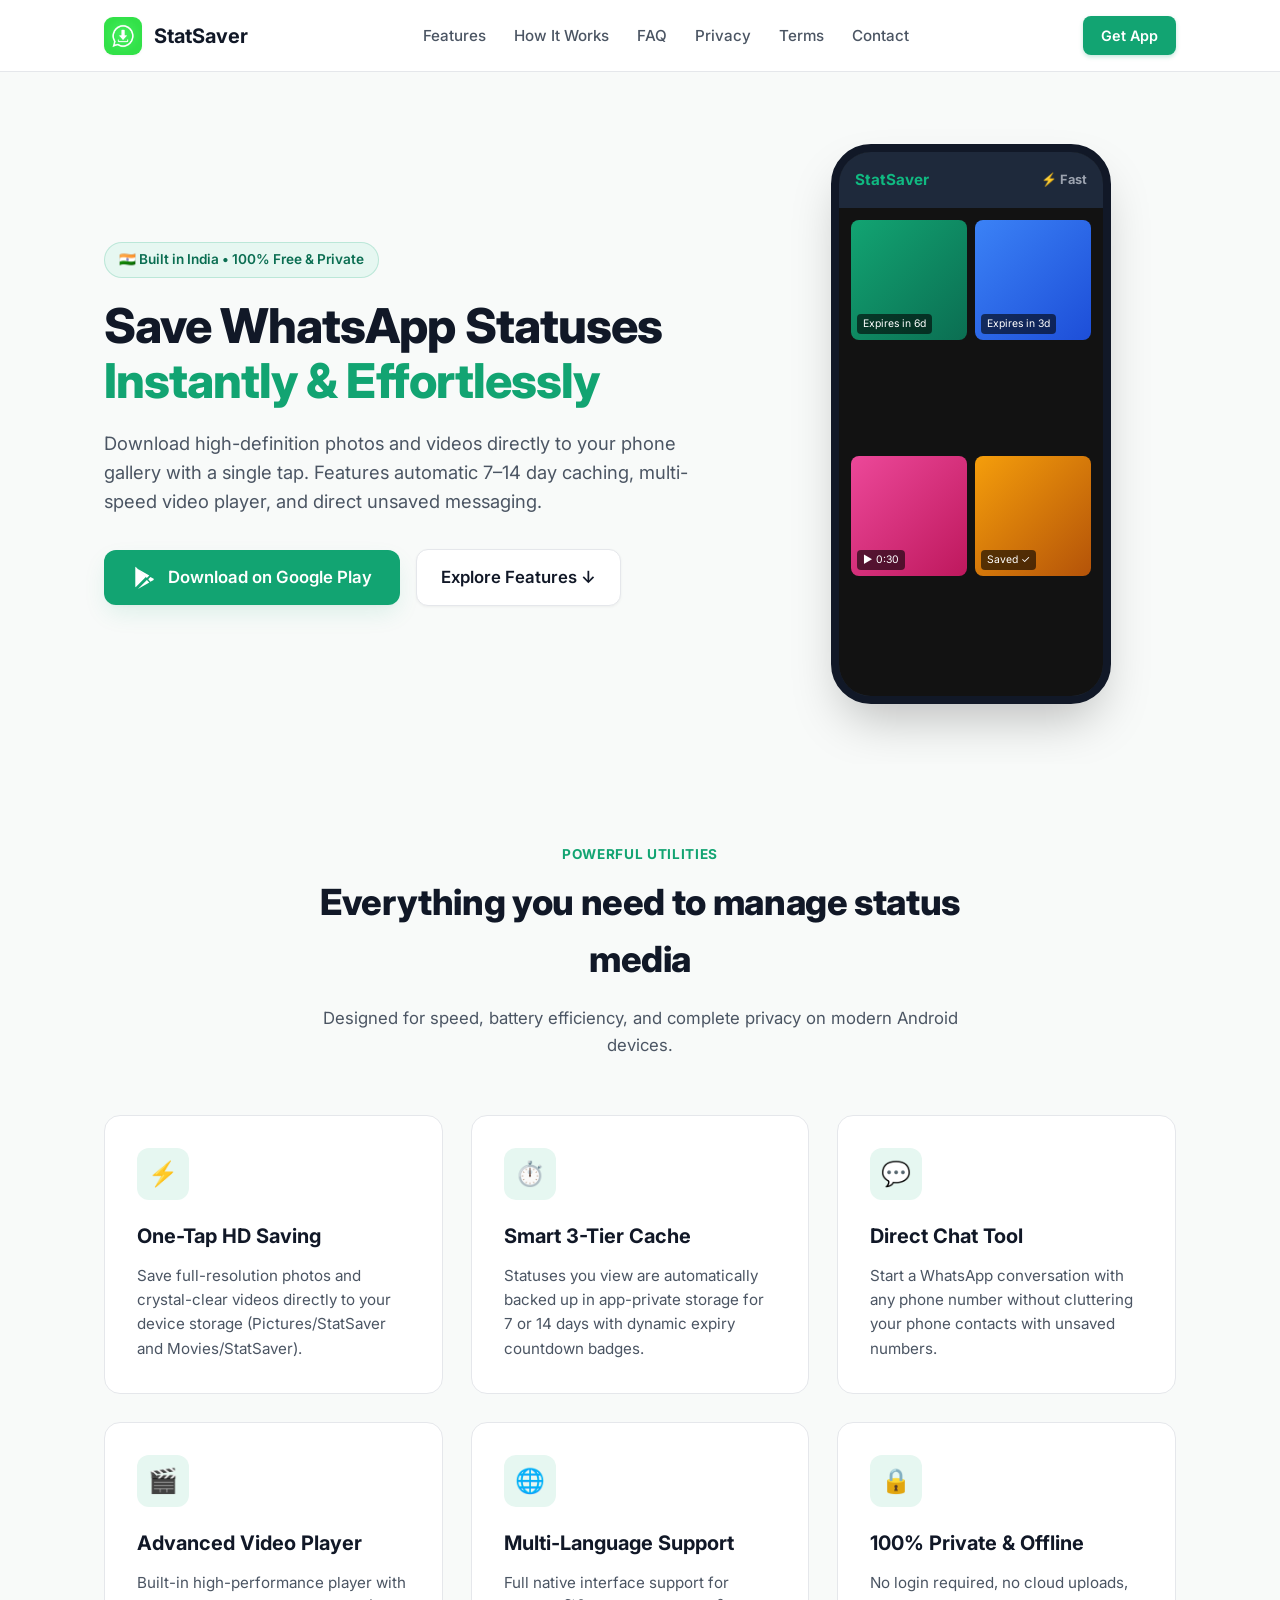
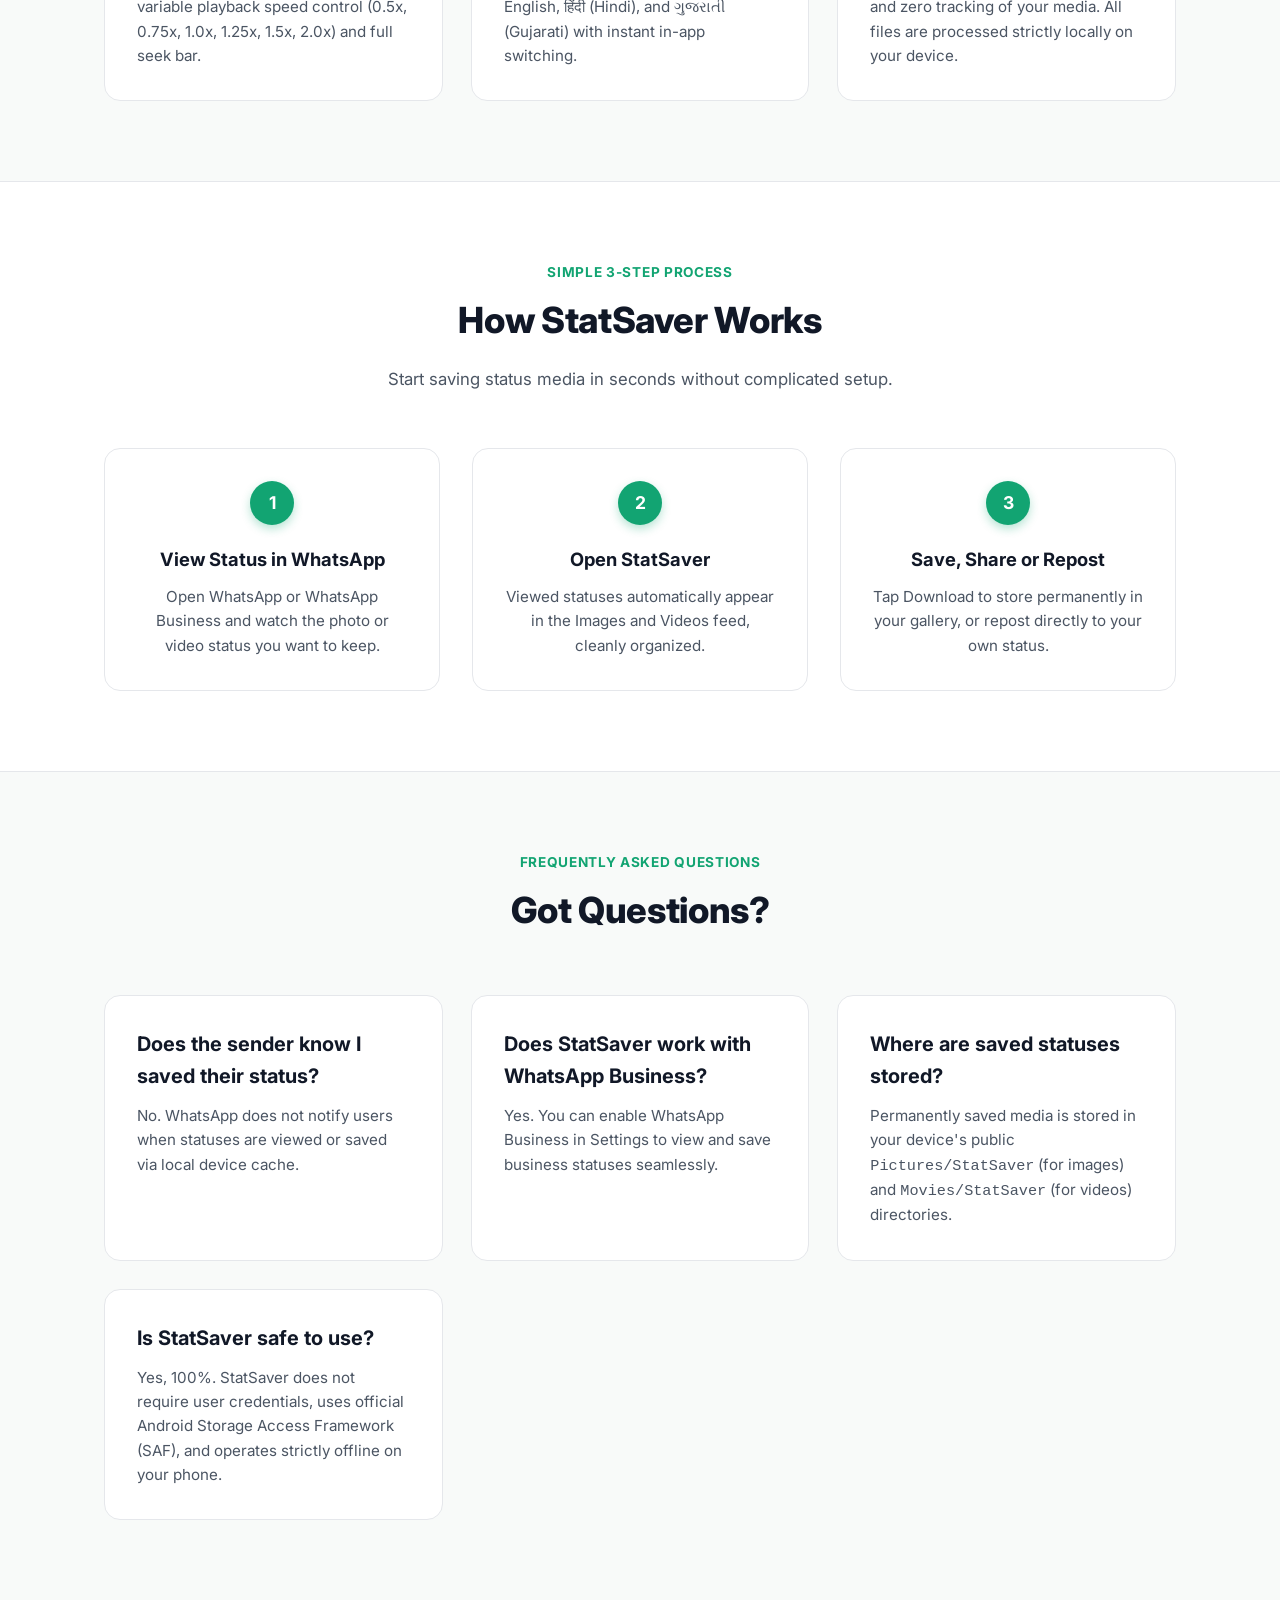
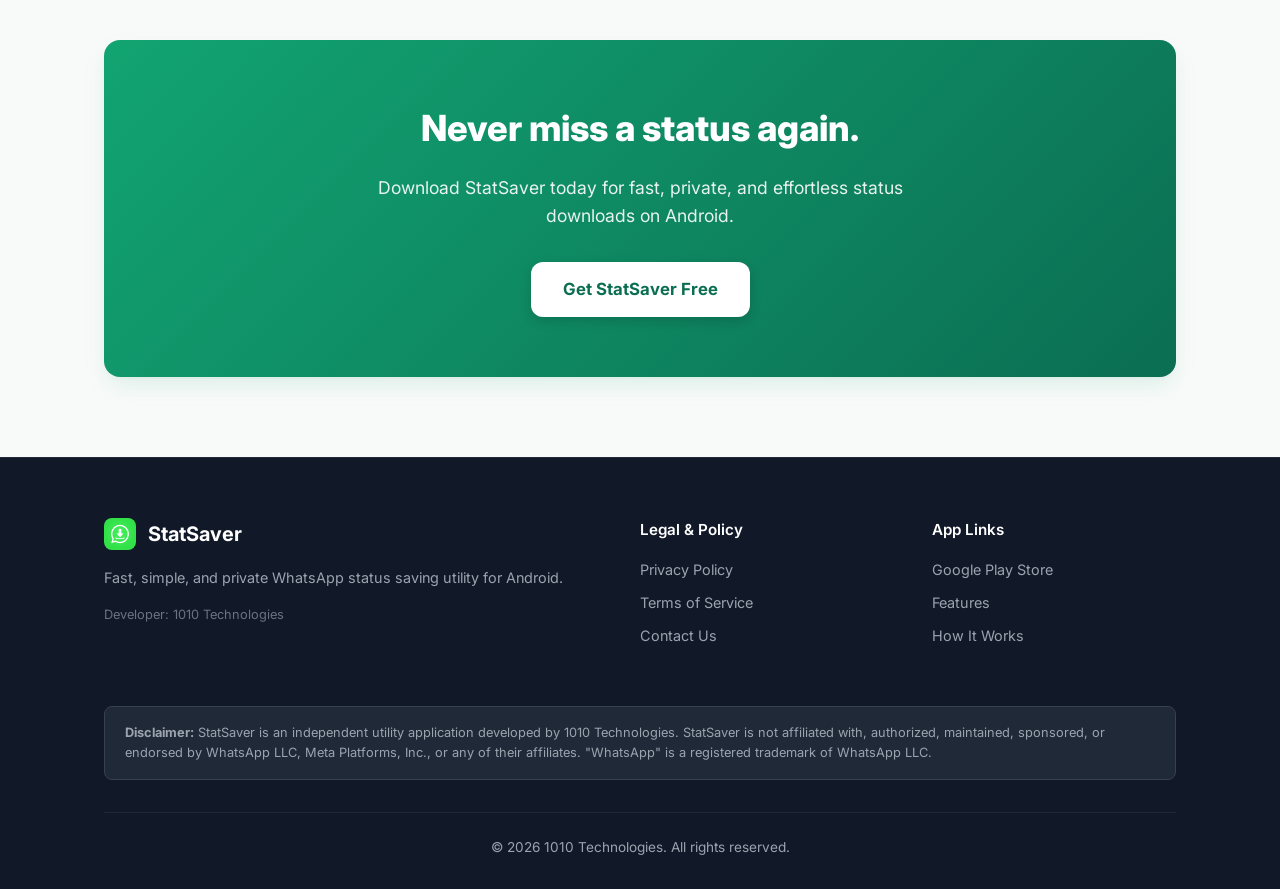
<file: index.html>
<!DOCTYPE html>
<html lang="en">
<head>
  <meta charset="UTF-8">
  <meta name="viewport" content="width=device-width, initial-scale=1.0">
  <title>StatSaver – Fast & Simple Status Downloader for Android</title>
  <meta name="description" content="StatSaver is a fast, lightweight status downloader for WhatsApp. Save HD photos and videos, auto-cache viewed statuses, and chat with unsaved numbers.">
  <link rel="preconnect" href="https://fonts.googleapis.com">
  <link rel="preconnect" href="https://fonts.gstatic.com" crossorigin>
  <link href="https://fonts.googleapis.com/css2?family=Inter:wght@400;500;600;700;800&display=swap" rel="stylesheet">
  <link rel="stylesheet" href="style.css">
  <link rel="icon" type="image/png" href="assets/logo.png">
</head>
<body>

  <!-- Navigation -->
  <header class="navbar">
    <div class="container nav-container">
      <a href="index.html" class="brand">
        <img src="assets/logo.png" alt="StatSaver Logo">
        <span>StatSaver</span>
      </a>
      <nav>
        <ul class="nav-links">
          <li><a href="#features">Features</a></li>
          <li><a href="#how-it-works">How It Works</a></li>
          <li><a href="#faq">FAQ</a></li>
          <li><a href="privacy-policy.html">Privacy</a></li>
          <li><a href="terms.html">Terms</a></li>
          <li><a href="contact.html">Contact</a></li>
        </ul>
      </nav>
      <!-- GOOGLE PLAY LINK: Replace with published Play Store URL when live -->
      <a href="https://play.google.com/store/apps/details?id=com.technologies1010.statsaver" class="btn-nav">
        <span>Get App</span>
      </a>
    </div>
  </header>

  <!-- Hero Section -->
  <section class="hero">
    <div class="container">
      <div class="hero-grid">
        <div class="hero-text">
          <div class="badge">
            <span>🇮🇳 Built in India • 100% Free & Private</span>
          </div>
          <h1>Save WhatsApp Statuses <span>Instantly & Effortlessly</span></h1>
          <p class="hero-desc">
            Download high-definition photos and videos directly to your phone gallery with a single tap. Features automatic 7–14 day caching, multi-speed video player, and direct unsaved messaging.
          </p>
          <div class="hero-actions">
            <!-- PRIMARY DOWNLOAD BUTTON -->
            <a href="https://play.google.com/store/apps/details?id=com.technologies1010.statsaver" class="btn-primary">
              <svg width="24" height="24" viewBox="0 0 24 24" fill="currentColor">
                <path d="M3.609 1.814L13.792 12 3.61 22.186c-.198-.21-.318-.5-.318-.828V2.642c0-.328.12-.618.317-.828zm11.233 11.233l2.484-2.484-11.4-6.495 8.916 8.979zm0 1.906L5.926 23.932l11.4-6.495-2.484-2.484zm3.541-3.037l2.844 1.62c.767.437.767 1.152 0 1.589l-2.844 1.62-2.146-2.414 2.146-2.415z"/>
              </svg>
              <span>Download on Google Play</span>
            </a>
            <a href="#features" class="btn-secondary">
              <span>Explore Features ↓</span>
            </a>
          </div>
        </div>

        <div class="hero-visual">
          <div class="phone-mockup">
            <div class="phone-screen">
              <div class="phone-header">
                <span>StatSaver</span>
                <span style="font-size: 0.8rem; color: #9CA3AF;">⚡ Fast</span>
              </div>
              <div class="phone-grid">
                <div class="grid-card gc1"><span class="badge-card">Expires in 6d</span></div>
                <div class="grid-card gc2"><span class="badge-card">Expires in 3d</span></div>
                <div class="grid-card gc3"><span class="badge-card">▶ 0:30</span></div>
                <div class="grid-card gc4"><span class="badge-card">Saved ✓</span></div>
              </div>
            </div>
          </div>
        </div>
      </div>
    </div>
  </section>

  <!-- Key Features Section -->
  <section class="section" id="features">
    <div class="container">
      <div class="section-header">
        <span class="section-tag">Powerful Utilities</span>
        <h2 class="section-title">Everything you need to manage status media</h2>
        <p class="section-subtitle">Designed for speed, battery efficiency, and complete privacy on modern Android devices.</p>
      </div>

      <div class="features-grid">
        <!-- Feature 1 -->
        <div class="feature-card">
          <div class="feature-icon">⚡</div>
          <h3>One-Tap HD Saving</h3>
          <p>Save full-resolution photos and crystal-clear videos directly to your device storage (Pictures/StatSaver and Movies/StatSaver).</p>
        </div>

        <!-- Feature 2 -->
        <div class="feature-card">
          <div class="feature-icon">⏱️</div>
          <h3>Smart 3-Tier Cache</h3>
          <p>Statuses you view are automatically backed up in app-private storage for 7 or 14 days with dynamic expiry countdown badges.</p>
        </div>

        <!-- Feature 3 -->
        <div class="feature-card">
          <div class="feature-icon">💬</div>
          <h3>Direct Chat Tool</h3>
          <p>Start a WhatsApp conversation with any phone number without cluttering your phone contacts with unsaved numbers.</p>
        </div>

        <!-- Feature 4 -->
        <div class="feature-card">
          <div class="feature-icon">🎬</div>
          <h3>Advanced Video Player</h3>
          <p>Built-in high-performance player with variable playback speed control (0.5x, 0.75x, 1.0x, 1.25x, 1.5x, 2.0x) and full seek bar.</p>
        </div>

        <!-- Feature 5 -->
        <div class="feature-card">
          <div class="feature-icon">🌐</div>
          <h3>Multi-Language Support</h3>
          <p>Full native interface support for English, हिंदी (Hindi), and ગુજરાતી (Gujarati) with instant in-app switching.</p>
        </div>

        <!-- Feature 6 -->
        <div class="feature-card">
          <div class="feature-icon">🔒</div>
          <h3>100% Private & Offline</h3>
          <p>No login required, no cloud uploads, and zero tracking of your media. All files are processed strictly locally on your device.</p>
        </div>
      </div>
    </div>
  </section>

  <!-- How It Works Section -->
  <section class="section" id="how-it-works" style="background: var(--surface); border-top: 1px solid var(--surface-border); border-bottom: 1px solid var(--surface-border);">
    <div class="container">
      <div class="section-header">
        <span class="section-tag">Simple 3-Step Process</span>
        <h2 class="section-title">How StatSaver Works</h2>
        <p class="section-subtitle">Start saving status media in seconds without complicated setup.</p>
      </div>

      <div class="steps-container">
        <div class="step-card">
          <div class="step-number">1</div>
          <h3>View Status in WhatsApp</h3>
          <p>Open WhatsApp or WhatsApp Business and watch the photo or video status you want to keep.</p>
        </div>

        <div class="step-card">
          <div class="step-number">2</div>
          <h3>Open StatSaver</h3>
          <p>Viewed statuses automatically appear in the Images and Videos feed, cleanly organized.</p>
        </div>

        <div class="step-card">
          <div class="step-number">3</div>
          <h3>Save, Share or Repost</h3>
          <p>Tap Download to store permanently in your gallery, or repost directly to your own status.</p>
        </div>
      </div>
    </div>
  </section>

  <!-- FAQ Section -->
  <section class="section" id="faq">
    <div class="container">
      <div class="section-header">
        <span class="section-tag">Frequently Asked Questions</span>
        <h2 class="section-title">Got Questions?</h2>
      </div>

      <div class="features-grid">
        <div class="feature-card">
          <h3>Does the sender know I saved their status?</h3>
          <p>No. WhatsApp does not notify users when statuses are viewed or saved via local device cache.</p>
        </div>

        <div class="feature-card">
          <h3>Does StatSaver work with WhatsApp Business?</h3>
          <p>Yes. You can enable WhatsApp Business in Settings to view and save business statuses seamlessly.</p>
        </div>

        <div class="feature-card">
          <h3>Where are saved statuses stored?</h3>
          <p>Permanently saved media is stored in your device's public <code>Pictures/StatSaver</code> (for images) and <code>Movies/StatSaver</code> (for videos) directories.</p>
        </div>

        <div class="feature-card">
          <h3>Is StatSaver safe to use?</h3>
          <p>Yes, 100%. StatSaver does not require user credentials, uses official Android Storage Access Framework (SAF), and operates strictly offline on your phone.</p>
        </div>
      </div>
    </div>
  </section>

  <!-- CTA Banner -->
  <div class="container">
    <div class="cta-banner">
      <h2>Never miss a status again.</h2>
      <p>Download StatSaver today for fast, private, and effortless status downloads on Android.</p>
      <a href="https://play.google.com/store/apps/details?id=com.technologies1010.statsaver" class="btn-white">
        <span>Get StatSaver Free</span>
      </a>
    </div>
  </div>

  <!-- Footer -->
  <footer class="footer">
    <div class="container">
      <div class="footer-grid">
        <div>
          <div class="footer-brand">
            <img src="assets/logo.png" alt="StatSaver Icon">
            <span>StatSaver</span>
          </div>
          <p style="color: #9CA3AF; margin-bottom: 16px;">Fast, simple, and private WhatsApp status saving utility for Android.</p>
          <p style="color: #6B7280; font-size: 0.8rem;">Developer: 1010 Technologies</p>
        </div>
        <div class="footer-links">
          <h4>Legal & Policy</h4>
          <ul>
            <li><a href="privacy-policy.html">Privacy Policy</a></li>
            <li><a href="terms.html">Terms of Service</a></li>
            <li><a href="contact.html">Contact Us</a></li>
          </ul>
        </div>
        <div class="footer-links">
          <h4>App Links</h4>
          <ul>
            <li><a href="https://play.google.com/store/apps/details?id=com.technologies1010.statsaver">Google Play Store</a></li>
            <li><a href="index.html#features">Features</a></li>
            <li><a href="index.html#how-it-works">How It Works</a></li>
          </ul>
        </div>
      </div>

      <div class="disclaimer-box">
        <strong>Disclaimer:</strong> StatSaver is an independent utility application developed by 1010 Technologies. StatSaver is not affiliated with, authorized, maintained, sponsored, or endorsed by WhatsApp LLC, Meta Platforms, Inc., or any of their affiliates. "WhatsApp" is a registered trademark of WhatsApp LLC.
      </div>

      <div class="footer-bottom">
        <p>&copy; 2026 1010 Technologies. All rights reserved.</p>
      </div>
    </div>
  </footer>

</body>
</html>
</file>
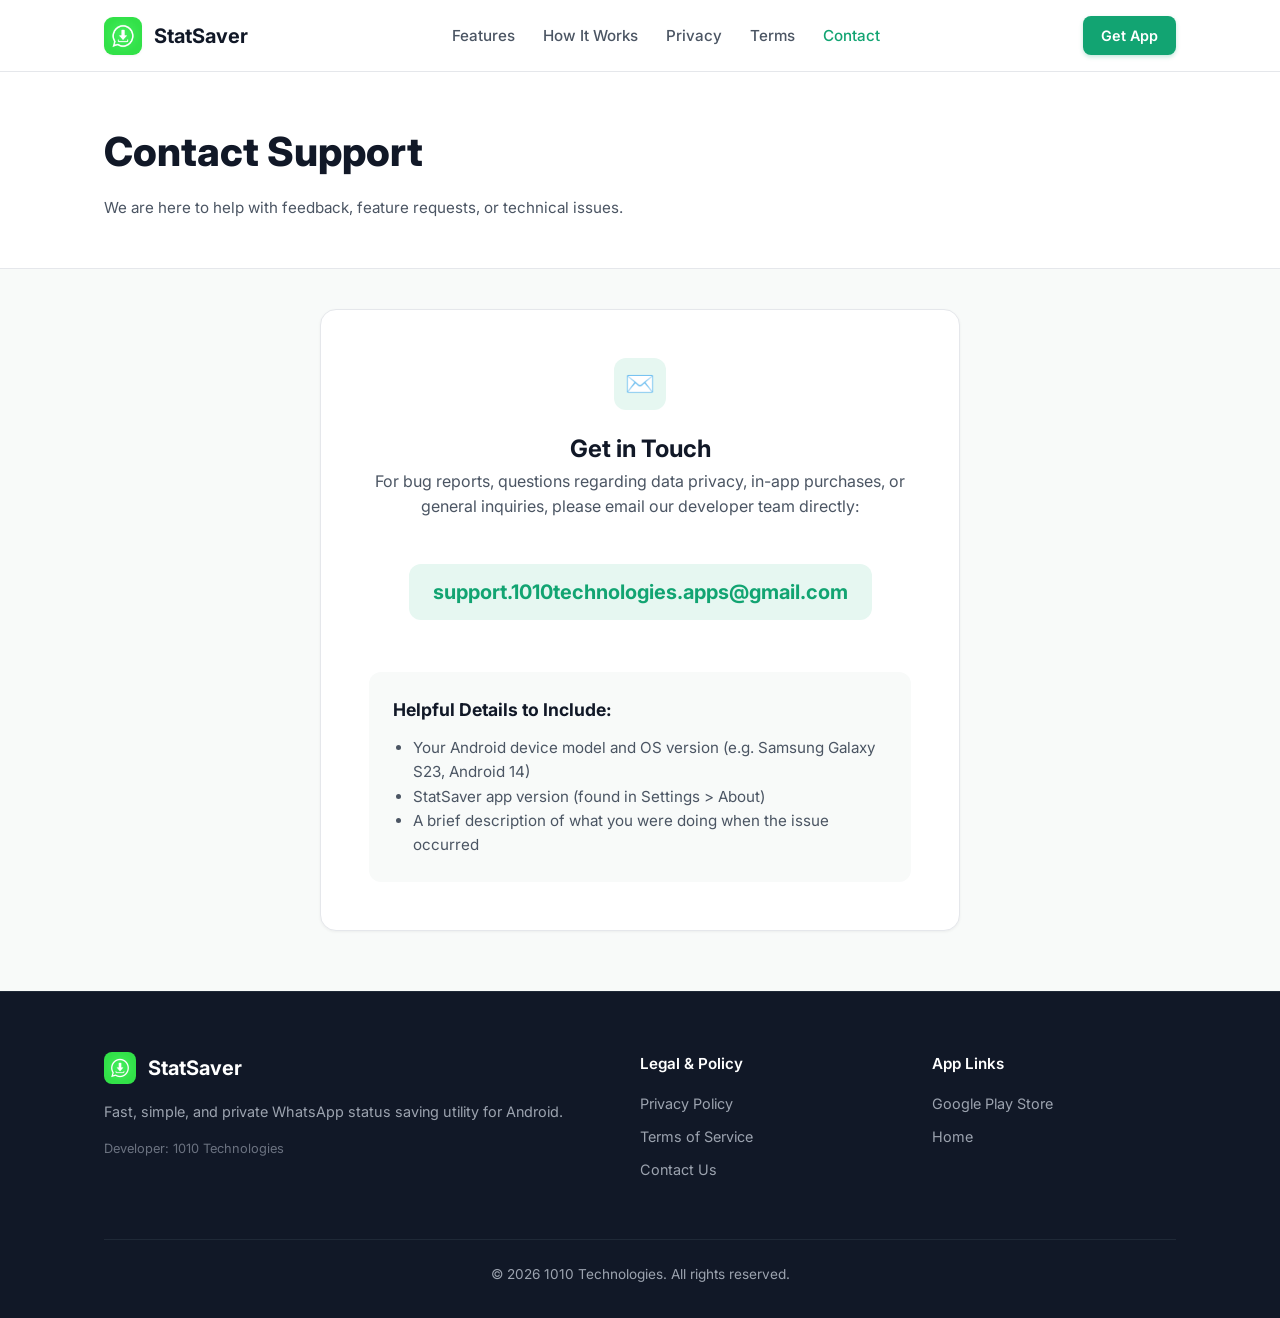
<file: contact.html>
<!DOCTYPE html>
<html lang="en">
<head>
  <meta charset="UTF-8">
  <meta name="viewport" content="width=device-width, initial-scale=1.0">
  <title>Contact Us – StatSaver</title>
  <meta name="description" content="Contact support for StatSaver – Status Downloader Android application.">
  <link rel="preconnect" href="https://fonts.googleapis.com">
  <link rel="preconnect" href="https://fonts.gstatic.com" crossorigin>
  <link href="https://fonts.googleapis.com/css2?family=Inter:wght@400;500;600;700;800&display=swap" rel="stylesheet">
  <link rel="stylesheet" href="style.css">
  <link rel="icon" type="image/png" href="assets/logo.png">
</head>
<body>

  <!-- Navigation -->
  <header class="navbar">
    <div class="container nav-container">
      <a href="index.html" class="brand">
        <img src="assets/logo.png" alt="StatSaver Logo">
        <span>StatSaver</span>
      </a>
      <nav>
        <ul class="nav-links">
          <li><a href="index.html#features">Features</a></li>
          <li><a href="index.html#how-it-works">How It Works</a></li>
          <li><a href="privacy-policy.html">Privacy</a></li>
          <li><a href="terms.html">Terms</a></li>
          <li><a href="contact.html" class="active">Contact</a></li>
        </ul>
      </nav>
      <a href="https://play.google.com/store/apps/details?id=com.technologies1010.statsaver" class="btn-nav">
        <span>Get App</span>
      </a>
    </div>
  </header>

  <!-- Page Header -->
  <div class="page-header">
    <div class="container">
      <h1>Contact Support</h1>
      <p class="page-meta">We are here to help with feedback, feature requests, or technical issues.</p>
    </div>
  </div>

  <!-- Content -->
  <main class="container">
    <div class="contact-card">
      <div class="feature-icon" style="margin: 0 auto 20px;">✉️</div>
      <h2>Get in Touch</h2>
      <p style="color: var(--text-muted); margin-bottom: 24px;">
        For bug reports, questions regarding data privacy, in-app purchases, or general inquiries, please email our developer team directly:
      </p>

      <a href="mailto:support.1010technologies.apps@gmail.com" class="contact-email">support.1010technologies.apps@gmail.com</a>

      <div style="margin-top: 32px; text-align: left; background: var(--bg); padding: 24px; border-radius: var(--radius-md);">
        <h3 style="font-size: 1.1rem; margin-bottom: 12px;">Helpful Details to Include:</h3>
        <ul style="color: var(--text-muted); padding-left: 20px; font-size: 0.95rem; line-height: 1.6;">
          <li>Your Android device model and OS version (e.g. Samsung Galaxy S23, Android 14)</li>
          <li>StatSaver app version (found in Settings > About)</li>
          <li>A brief description of what you were doing when the issue occurred</li>
        </ul>
      </div>
    </div>
  </main>

  <div style="height: 60px;"></div>

  <!-- Footer -->
  <footer class="footer">
    <div class="container">
      <div class="footer-grid">
        <div>
          <div class="footer-brand">
            <img src="assets/logo.png" alt="StatSaver Icon">
            <span>StatSaver</span>
          </div>
          <p style="color: #9CA3AF; margin-bottom: 16px;">Fast, simple, and private WhatsApp status saving utility for Android.</p>
          <p style="color: #6B7280; font-size: 0.8rem;">Developer: 1010 Technologies</p>
        </div>
        <div class="footer-links">
          <h4>Legal & Policy</h4>
          <ul>
            <li><a href="privacy-policy.html">Privacy Policy</a></li>
            <li><a href="terms.html">Terms of Service</a></li>
            <li><a href="contact.html">Contact Us</a></li>
          </ul>
        </div>
        <div class="footer-links">
          <h4>App Links</h4>
          <ul>
            <li><a href="https://play.google.com/store/apps/details?id=com.technologies1010.statsaver">Google Play Store</a></li>
            <li><a href="index.html">Home</a></li>
          </ul>
        </div>
      </div>

      <div class="footer-bottom">
        <p>&copy; 2026 1010 Technologies. All rights reserved.</p>
      </div>
    </div>
  </footer>

</body>
</html>
</file>
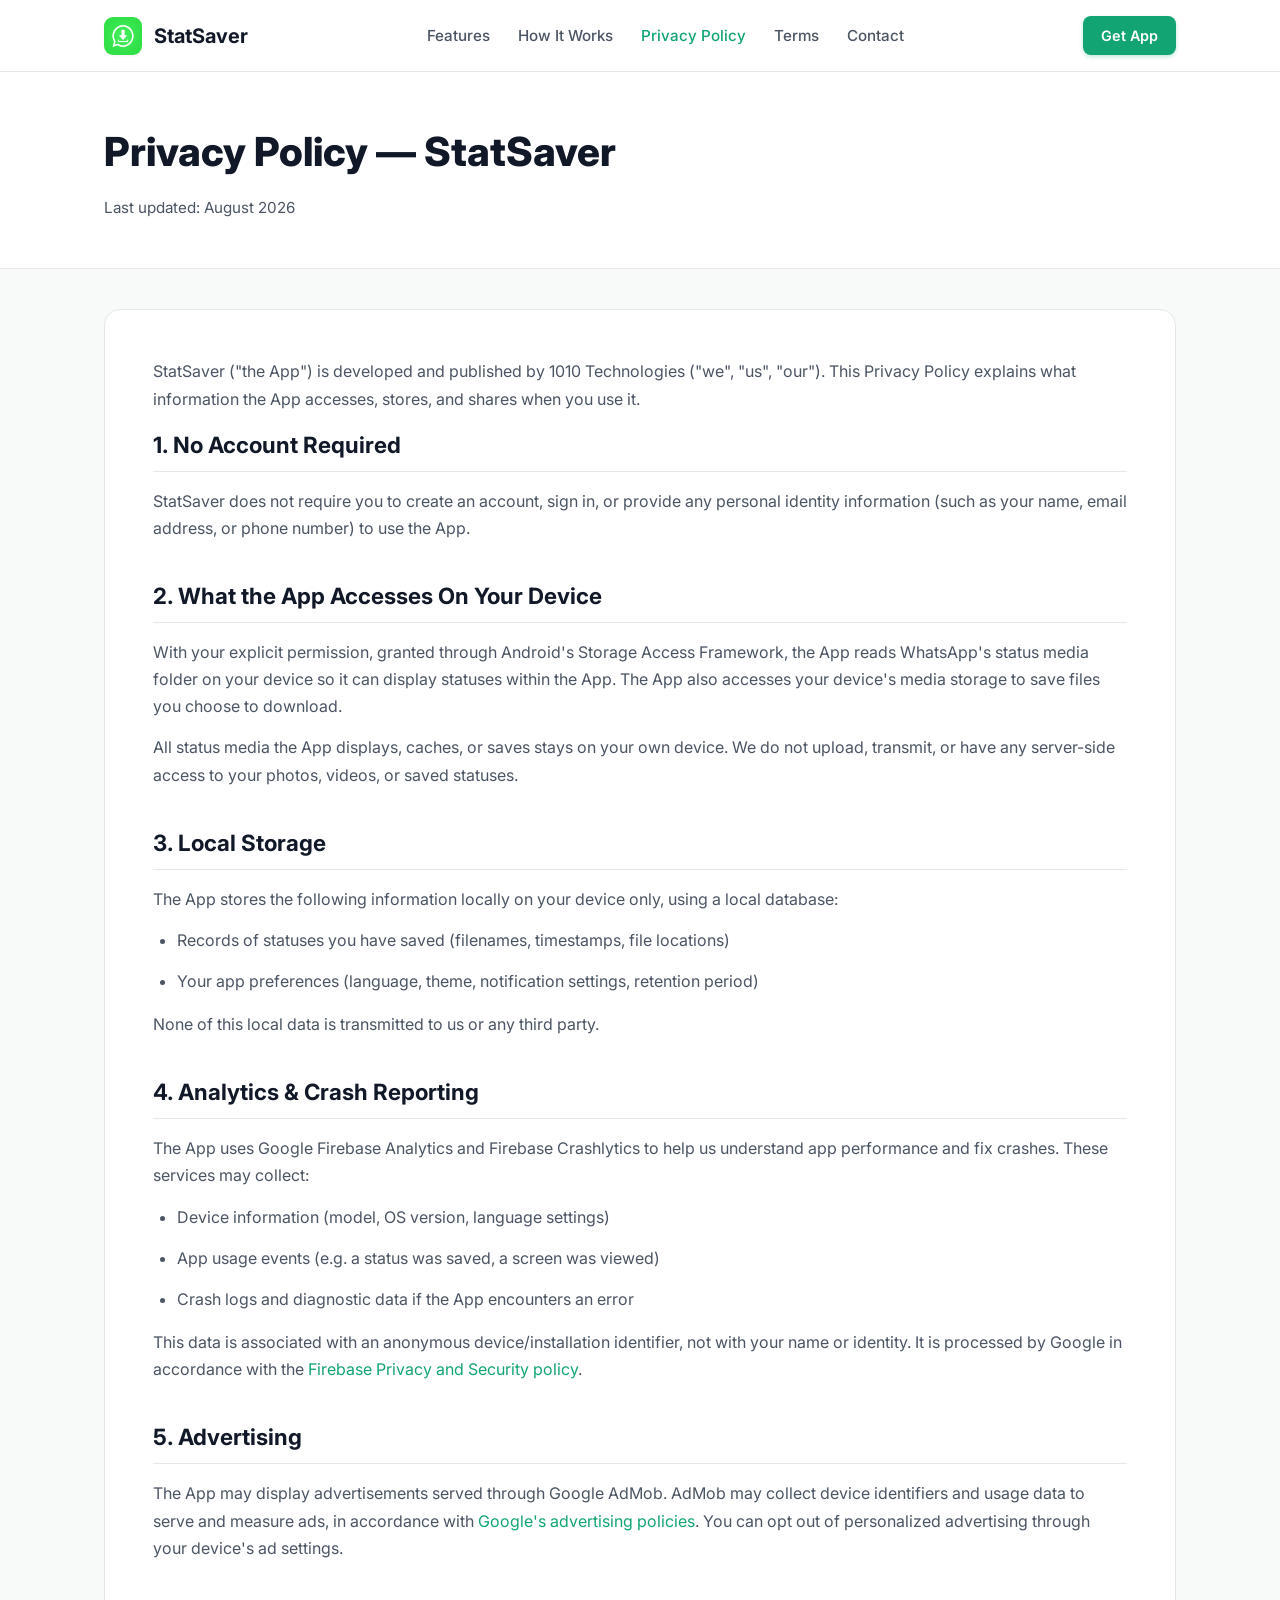
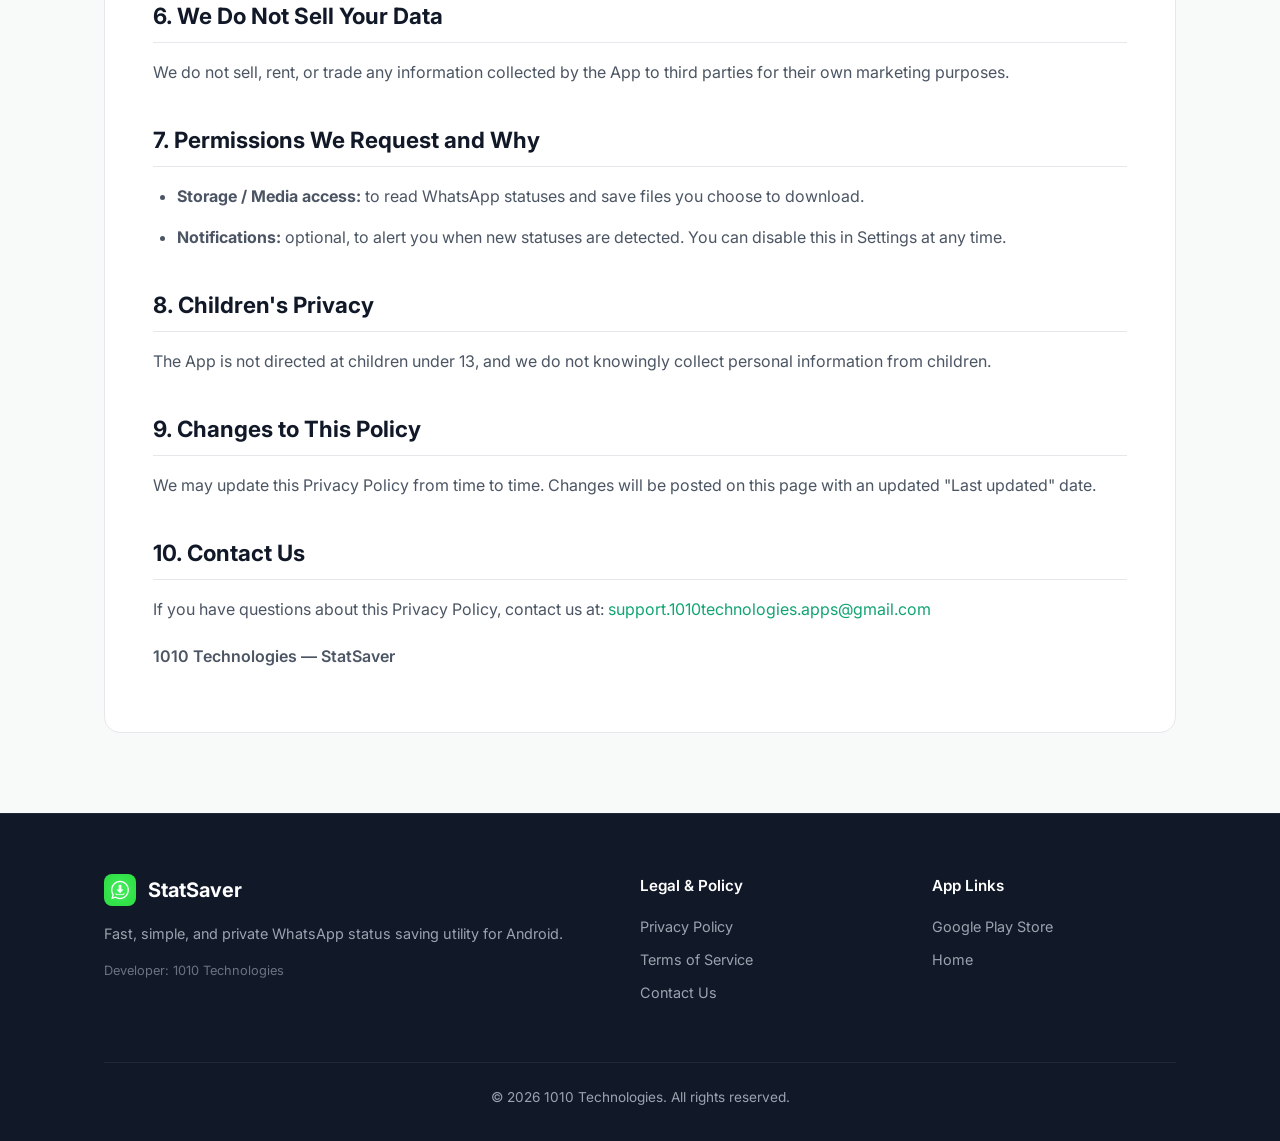
<file: privacy-policy.html>
<!DOCTYPE html>
<html lang="en">
<head>
  <meta charset="UTF-8">
  <meta name="viewport" content="width=device-width, initial-scale=1.0">
  <title>Privacy Policy – StatSaver</title>
  <meta name="description" content="Privacy Policy for StatSaver – Status Downloader Android application.">
  <link rel="preconnect" href="https://fonts.googleapis.com">
  <link rel="preconnect" href="https://fonts.gstatic.com" crossorigin>
  <link href="https://fonts.googleapis.com/css2?family=Inter:wght@400;500;600;700;800&display=swap" rel="stylesheet">
  <link rel="stylesheet" href="style.css">
  <link rel="icon" type="image/png" href="assets/logo.png">
</head>
<body>

  <!-- Navigation -->
  <header class="navbar">
    <div class="container nav-container">
      <a href="index.html" class="brand">
        <img src="assets/logo.png" alt="StatSaver Logo">
        <span>StatSaver</span>
      </a>
      <nav>
        <ul class="nav-links">
          <li><a href="index.html#features">Features</a></li>
          <li><a href="index.html#how-it-works">How It Works</a></li>
          <li><a href="privacy-policy.html" class="active">Privacy Policy</a></li>
          <li><a href="terms.html">Terms</a></li>
          <li><a href="contact.html">Contact</a></li>
        </ul>
      </nav>
      <a href="https://play.google.com/store/apps/details?id=com.technologies1010.statsaver" class="btn-nav">
        <span>Get App</span>
      </a>
    </div>
  </header>

  <!-- Page Header -->
  <div class="page-header">
    <div class="container">
      <h1>Privacy Policy — StatSaver</h1>
      <p class="page-meta">Last updated: August 2026</p>
    </div>
  </div>

  <!-- Content -->
  <main class="container">
    <div class="legal-content">
      <p>StatSaver ("the App") is developed and published by 1010 Technologies ("we", "us", "our"). This Privacy Policy explains what information the App accesses, stores, and shares when you use it.</p>

      <h2>1. No Account Required</h2>
      <p>StatSaver does not require you to create an account, sign in, or provide any personal identity information (such as your name, email address, or phone number) to use the App.</p>

      <h2>2. What the App Accesses On Your Device</h2>
      <p>With your explicit permission, granted through Android's Storage Access Framework, the App reads WhatsApp's status media folder on your device so it can display statuses within the App. The App also accesses your device's media storage to save files you choose to download.</p>
      <p>All status media the App displays, caches, or saves stays on your own device. We do not upload, transmit, or have any server-side access to your photos, videos, or saved statuses.</p>

      <h2>3. Local Storage</h2>
      <p>The App stores the following information locally on your device only, using a local database:</p>
      <ul>
        <li>Records of statuses you have saved (filenames, timestamps, file locations)</li>
        <li>Your app preferences (language, theme, notification settings, retention period)</li>
      </ul>
      <p>None of this local data is transmitted to us or any third party.</p>

      <h2>4. Analytics & Crash Reporting</h2>
      <p>The App uses Google Firebase Analytics and Firebase Crashlytics to help us understand app performance and fix crashes. These services may collect:</p>
      <ul>
        <li>Device information (model, OS version, language settings)</li>
        <li>App usage events (e.g. a status was saved, a screen was viewed)</li>
        <li>Crash logs and diagnostic data if the App encounters an error</li>
      </ul>
      <p>This data is associated with an anonymous device/installation identifier, not with your name or identity. It is processed by Google in accordance with the <a href="https://firebase.google.com/support/privacy" target="_blank" rel="noopener">Firebase Privacy and Security policy</a>.</p>

      <h2>5. Advertising</h2>
      <p>The App may display advertisements served through Google AdMob. AdMob may collect device identifiers and usage data to serve and measure ads, in accordance with <a href="https://policies.google.com/technologies/ads" target="_blank" rel="noopener">Google's advertising policies</a>. You can opt out of personalized advertising through your device's ad settings.</p>

      <h2>6. We Do Not Sell Your Data</h2>
      <p>We do not sell, rent, or trade any information collected by the App to third parties for their own marketing purposes.</p>

      <h2>7. Permissions We Request and Why</h2>
      <ul>
        <li><strong>Storage / Media access:</strong> to read WhatsApp statuses and save files you choose to download.</li>
        <li><strong>Notifications:</strong> optional, to alert you when new statuses are detected. You can disable this in Settings at any time.</li>
      </ul>

      <h2>8. Children's Privacy</h2>
      <p>The App is not directed at children under 13, and we do not knowingly collect personal information from children.</p>

      <h2>9. Changes to This Policy</h2>
      <p>We may update this Privacy Policy from time to time. Changes will be posted on this page with an updated "Last updated" date.</p>

      <h2>10. Contact Us</h2>
      <p>If you have questions about this Privacy Policy, contact us at: <a href="mailto:support.1010technologies.apps@gmail.com">support.1010technologies.apps@gmail.com</a></p>
      <p style="margin-top: 20px; font-weight: 600;">1010 Technologies — StatSaver</p>
    </div>
  </main>

  <!-- Footer -->
  <footer class="footer">
    <div class="container">
      <div class="footer-grid">
        <div>
          <div class="footer-brand">
            <img src="assets/logo.png" alt="StatSaver Icon">
            <span>StatSaver</span>
          </div>
          <p style="color: #9CA3AF; margin-bottom: 16px;">Fast, simple, and private WhatsApp status saving utility for Android.</p>
          <p style="color: #6B7280; font-size: 0.8rem;">Developer: 1010 Technologies</p>
        </div>
        <div class="footer-links">
          <h4>Legal & Policy</h4>
          <ul>
            <li><a href="privacy-policy.html">Privacy Policy</a></li>
            <li><a href="terms.html">Terms of Service</a></li>
            <li><a href="contact.html">Contact Us</a></li>
          </ul>
        </div>
        <div class="footer-links">
          <h4>App Links</h4>
          <ul>
            <li><a href="https://play.google.com/store/apps/details?id=com.technologies1010.statsaver">Google Play Store</a></li>
            <li><a href="index.html">Home</a></li>
          </ul>
        </div>
      </div>

      <div class="footer-bottom">
        <p>&copy; 2026 1010 Technologies. All rights reserved.</p>
      </div>
    </div>
  </footer>

</body>
</html>
</file>
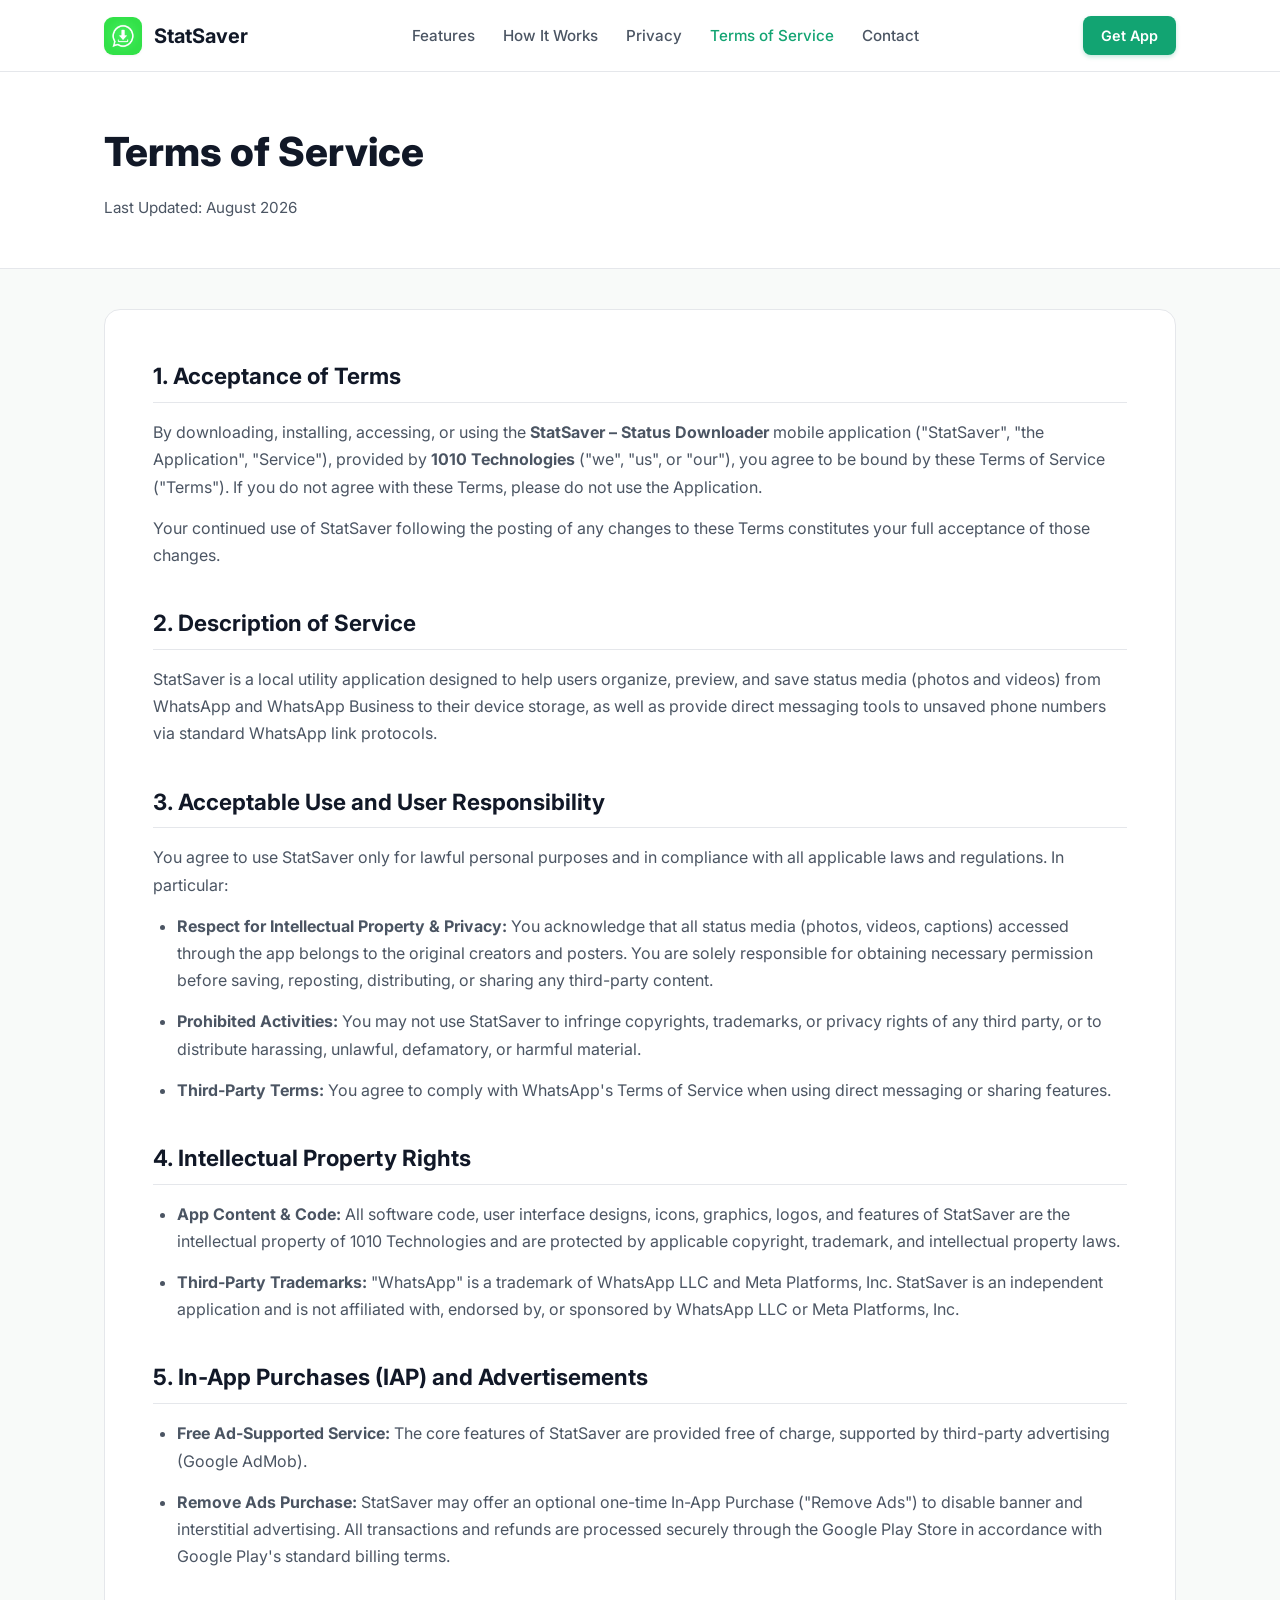
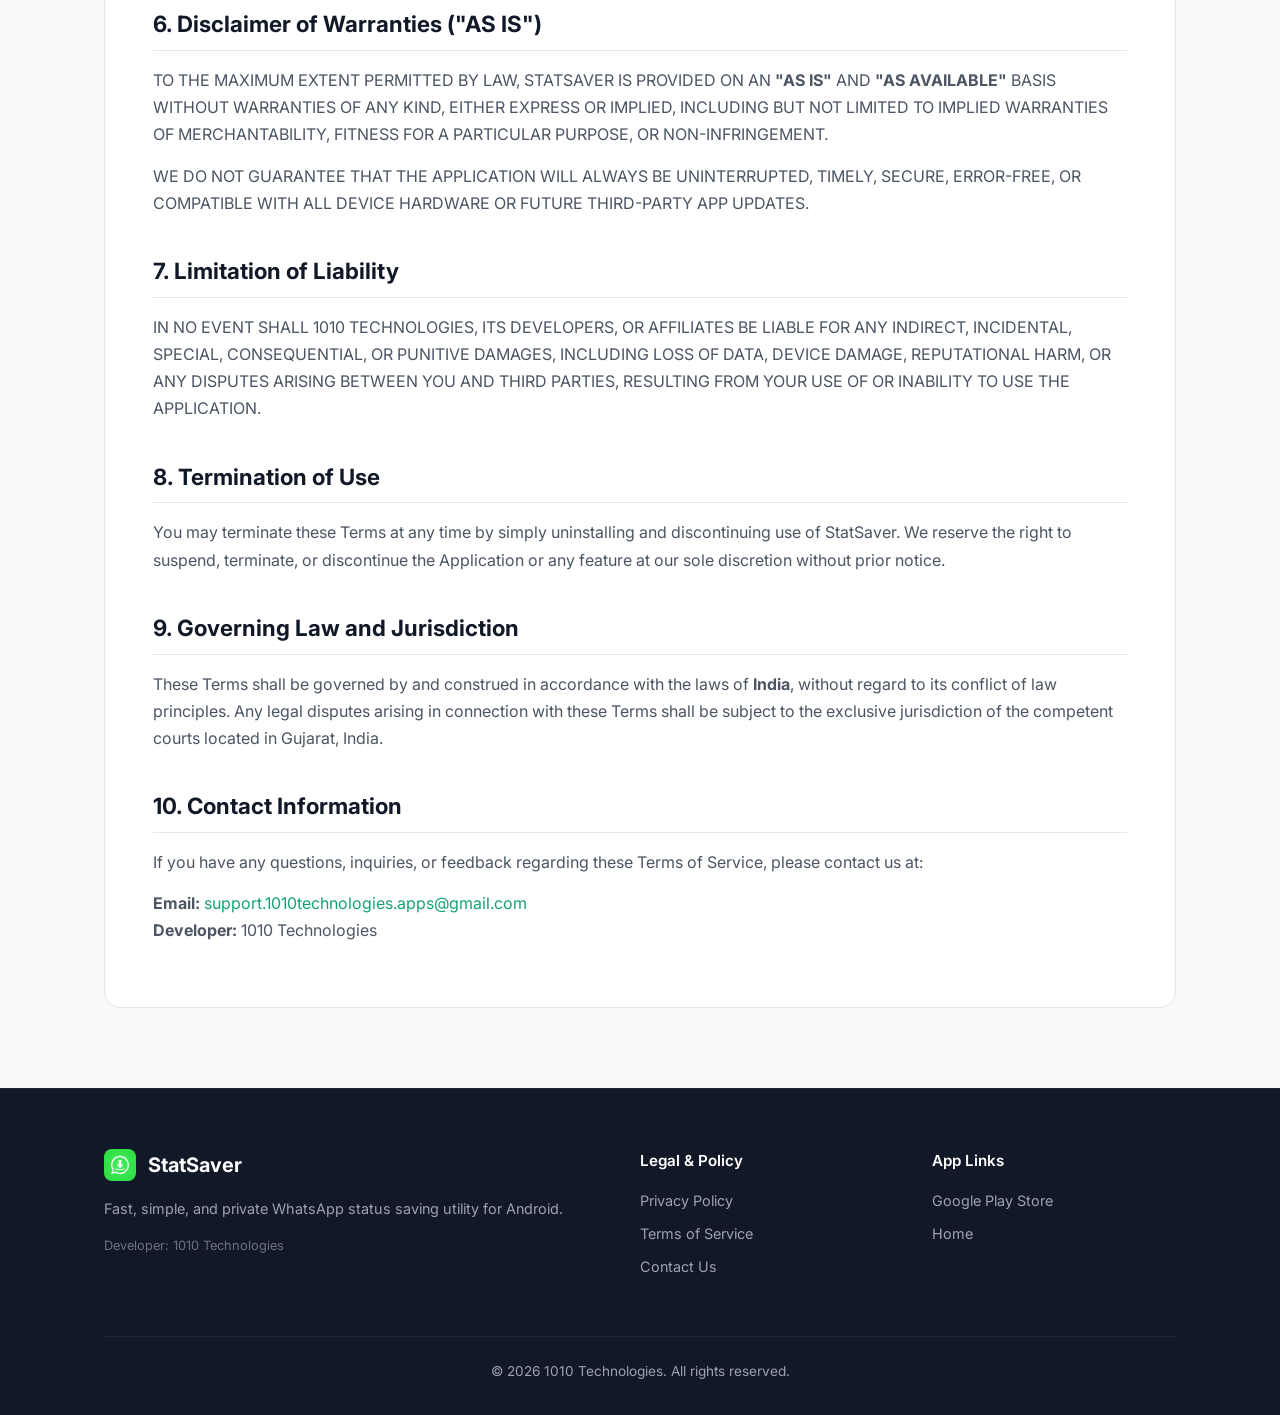
<file: terms.html>
<!DOCTYPE html>
<html lang="en">
<head>
  <meta charset="UTF-8">
  <meta name="viewport" content="width=device-width, initial-scale=1.0">
  <title>Terms of Service – StatSaver</title>
  <meta name="description" content="Terms of Service for StatSaver – Status Downloader Android application.">
  <link rel="preconnect" href="https://fonts.googleapis.com">
  <link rel="preconnect" href="https://fonts.gstatic.com" crossorigin>
  <link href="https://fonts.googleapis.com/css2?family=Inter:wght@400;500;600;700;800&display=swap" rel="stylesheet">
  <link rel="stylesheet" href="style.css">
  <link rel="icon" type="image/png" href="assets/logo.png">
</head>
<body>

  <!-- Navigation -->
  <header class="navbar">
    <div class="container nav-container">
      <a href="index.html" class="brand">
        <img src="assets/logo.png" alt="StatSaver Logo">
        <span>StatSaver</span>
      </a>
      <nav>
        <ul class="nav-links">
          <li><a href="index.html#features">Features</a></li>
          <li><a href="index.html#how-it-works">How It Works</a></li>
          <li><a href="privacy-policy.html">Privacy</a></li>
          <li><a href="terms.html" class="active">Terms of Service</a></li>
          <li><a href="contact.html">Contact</a></li>
        </ul>
      </nav>
      <a href="https://play.google.com/store/apps/details?id=com.technologies1010.statsaver" class="btn-nav">
        <span>Get App</span>
      </a>
    </div>
  </header>

  <!-- Page Header -->
  <div class="page-header">
    <div class="container">
      <h1>Terms of Service</h1>
      <p class="page-meta">Last Updated: August 2026</p>
    </div>
  </div>

  <!-- Content -->
  <main class="container">
    <div class="legal-content">
      <h2>1. Acceptance of Terms</h2>
      <p>By downloading, installing, accessing, or using the <strong>StatSaver – Status Downloader</strong> mobile application ("StatSaver", "the Application", "Service"), provided by <strong>1010 Technologies</strong> ("we", "us", or "our"), you agree to be bound by these Terms of Service ("Terms"). If you do not agree with these Terms, please do not use the Application.</p>
      <p>Your continued use of StatSaver following the posting of any changes to these Terms constitutes your full acceptance of those changes.</p>

      <h2>2. Description of Service</h2>
      <p>StatSaver is a local utility application designed to help users organize, preview, and save status media (photos and videos) from WhatsApp and WhatsApp Business to their device storage, as well as provide direct messaging tools to unsaved phone numbers via standard WhatsApp link protocols.</p>

      <h2>3. Acceptable Use and User Responsibility</h2>
      <p>You agree to use StatSaver only for lawful personal purposes and in compliance with all applicable laws and regulations. In particular:</p>
      <ul>
        <li><strong>Respect for Intellectual Property & Privacy:</strong> You acknowledge that all status media (photos, videos, captions) accessed through the app belongs to the original creators and posters. You are solely responsible for obtaining necessary permission before saving, reposting, distributing, or sharing any third-party content.</li>
        <li><strong>Prohibited Activities:</strong> You may not use StatSaver to infringe copyrights, trademarks, or privacy rights of any third party, or to distribute harassing, unlawful, defamatory, or harmful material.</li>
        <li><strong>Third-Party Terms:</strong> You agree to comply with WhatsApp's Terms of Service when using direct messaging or sharing features.</li>
      </ul>

      <h2>4. Intellectual Property Rights</h2>
      <ul>
        <li><strong>App Content & Code:</strong> All software code, user interface designs, icons, graphics, logos, and features of StatSaver are the intellectual property of 1010 Technologies and are protected by applicable copyright, trademark, and intellectual property laws.</li>
        <li><strong>Third-Party Trademarks:</strong> "WhatsApp" is a trademark of WhatsApp LLC and Meta Platforms, Inc. StatSaver is an independent application and is not affiliated with, endorsed by, or sponsored by WhatsApp LLC or Meta Platforms, Inc.</li>
      </ul>

      <h2>5. In-App Purchases (IAP) and Advertisements</h2>
      <ul>
        <li><strong>Free Ad-Supported Service:</strong> The core features of StatSaver are provided free of charge, supported by third-party advertising (Google AdMob).</li>
        <li><strong>Remove Ads Purchase:</strong> StatSaver may offer an optional one-time In-App Purchase ("Remove Ads") to disable banner and interstitial advertising. All transactions and refunds are processed securely through the Google Play Store in accordance with Google Play's standard billing terms.</li>
      </ul>

      <h2>6. Disclaimer of Warranties ("AS IS")</h2>
      <p>TO THE MAXIMUM EXTENT PERMITTED BY LAW, STATSAVER IS PROVIDED ON AN <strong>"AS IS"</strong> AND <strong>"AS AVAILABLE"</strong> BASIS WITHOUT WARRANTIES OF ANY KIND, EITHER EXPRESS OR IMPLIED, INCLUDING BUT NOT LIMITED TO IMPLIED WARRANTIES OF MERCHANTABILITY, FITNESS FOR A PARTICULAR PURPOSE, OR NON-INFRINGEMENT.</p>
      <p>WE DO NOT GUARANTEE THAT THE APPLICATION WILL ALWAYS BE UNINTERRUPTED, TIMELY, SECURE, ERROR-FREE, OR COMPATIBLE WITH ALL DEVICE HARDWARE OR FUTURE THIRD-PARTY APP UPDATES.</p>

      <h2>7. Limitation of Liability</h2>
      <p>IN NO EVENT SHALL 1010 TECHNOLOGIES, ITS DEVELOPERS, OR AFFILIATES BE LIABLE FOR ANY INDIRECT, INCIDENTAL, SPECIAL, CONSEQUENTIAL, OR PUNITIVE DAMAGES, INCLUDING LOSS OF DATA, DEVICE DAMAGE, REPUTATIONAL HARM, OR ANY DISPUTES ARISING BETWEEN YOU AND THIRD PARTIES, RESULTING FROM YOUR USE OF OR INABILITY TO USE THE APPLICATION.</p>

      <h2>8. Termination of Use</h2>
      <p>You may terminate these Terms at any time by simply uninstalling and discontinuing use of StatSaver. We reserve the right to suspend, terminate, or discontinue the Application or any feature at our sole discretion without prior notice.</p>

      <h2>9. Governing Law and Jurisdiction</h2>
      <p>These Terms shall be governed by and construed in accordance with the laws of <strong>India</strong>, without regard to its conflict of law principles. Any legal disputes arising in connection with these Terms shall be subject to the exclusive jurisdiction of the competent courts located in Gujarat, India.</p>

      <h2>10. Contact Information</h2>
      <p>If you have any questions, inquiries, or feedback regarding these Terms of Service, please contact us at:</p>
      <p><strong>Email:</strong> <a href="mailto:support.1010technologies.apps@gmail.com">support.1010technologies.apps@gmail.com</a><br>
      <strong>Developer:</strong> 1010 Technologies</p>
    </div>
  </main>

  <!-- Footer -->
  <footer class="footer">
    <div class="container">
      <div class="footer-grid">
        <div>
          <div class="footer-brand">
            <img src="assets/logo.png" alt="StatSaver Icon">
            <span>StatSaver</span>
          </div>
          <p style="color: #9CA3AF; margin-bottom: 16px;">Fast, simple, and private WhatsApp status saving utility for Android.</p>
          <p style="color: #6B7280; font-size: 0.8rem;">Developer: 1010 Technologies</p>
        </div>
        <div class="footer-links">
          <h4>Legal & Policy</h4>
          <ul>
            <li><a href="privacy-policy.html">Privacy Policy</a></li>
            <li><a href="terms.html">Terms of Service</a></li>
            <li><a href="contact.html">Contact Us</a></li>
          </ul>
        </div>
        <div class="footer-links">
          <h4>App Links</h4>
          <ul>
            <li><a href="https://play.google.com/store/apps/details?id=com.technologies1010.statsaver">Google Play Store</a></li>
            <li><a href="index.html">Home</a></li>
          </ul>
        </div>
      </div>

      <div class="footer-bottom">
        <p>&copy; 2026 1010 Technologies. All rights reserved.</p>
      </div>
    </div>
  </footer>

</body>
</html>
</file>
<file: style.css>
:root {
  --primary: #12A472;
  --primary-hover: #0e8c60;
  --primary-light: #e6f7f1;
  --secondary: #0B6E52;
  --bg: #F8FAF9;
  --surface: #FFFFFF;
  --surface-border: #E5E7EB;
  --text-main: #111827;
  --text-muted: #4B5563;
  --text-light: #9CA3AF;
  --accent-badge: #10B981;
  --radius-lg: 16px;
  --radius-md: 12px;
  --radius-sm: 8px;
  --shadow-sm: 0 1px 3px rgba(0, 0, 0, 0.05);
  --shadow-md: 0 4px 6px -1px rgba(0, 0, 0, 0.08), 0 2px 4px -2px rgba(0, 0, 0, 0.05);
  --shadow-lg: 0 10px 25px -3px rgba(18, 164, 114, 0.12), 0 4px 6px -4px rgba(0, 0, 0, 0.05);
  --container-max: 1120px;
}

* {
  margin: 0;
  padding: 0;
  box-sizing: border-box;
}

body {
  font-family: 'Inter', -apple-system, BlinkMacSystemFont, 'Segoe UI', Roboto, Helvetica, Arial, sans-serif;
  background-color: var(--bg);
  color: var(--text-main);
  line-height: 1.6;
  -webkit-font-smoothing: antialiased;
}

a {
  color: var(--primary);
  text-decoration: none;
  transition: all 0.2s ease;
}

a:hover {
  color: var(--secondary);
}

.container {
  width: 100%;
  max-width: var(--container-max);
  margin: 0 auto;
  padding: 0 24px;
}

/* ── Header & Navigation ────────────────────────────── */
.navbar {
  position: sticky;
  top: 0;
  background: rgba(255, 255, 255, 0.92);
  backdrop-filter: blur(12px);
  border-bottom: 1px solid var(--surface-border);
  z-index: 100;
  padding: 16px 0;
}

.nav-container {
  display: flex;
  justify-content: space-between;
  align-items: center;
}

.brand {
  display: flex;
  align-items: center;
  gap: 12px;
  font-weight: 700;
  font-size: 1.25rem;
  color: var(--text-main);
}

.brand img {
  width: 38px;
  height: 38px;
  border-radius: 9px;
  box-shadow: var(--shadow-sm);
}

.nav-links {
  display: flex;
  align-items: center;
  gap: 28px;
  list-style: none;
}

.nav-links a {
  color: var(--text-muted);
  font-weight: 500;
  font-size: 0.95rem;
}

.nav-links a:hover,
.nav-links a.active {
  color: var(--primary);
}

.btn-nav {
  display: inline-flex;
  align-items: center;
  gap: 8px;
  background: var(--primary);
  color: #fff !important;
  padding: 8px 18px;
  border-radius: var(--radius-sm);
  font-weight: 600;
  font-size: 0.9rem;
  box-shadow: 0 2px 4px rgba(18, 164, 114, 0.25);
}

.btn-nav:hover {
  background: var(--primary-hover);
  transform: translateY(-1px);
}

/* ── Hero Section ───────────────────────────────────── */
.hero {
  padding: 72px 0 60px;
  position: relative;
  overflow: hidden;
}

.hero-grid {
  display: grid;
  grid-template-columns: 1.2fr 0.8fr;
  gap: 48px;
  align-items: center;
}

.badge {
  display: inline-flex;
  align-items: center;
  gap: 6px;
  background: var(--primary-light);
  color: var(--secondary);
  font-weight: 600;
  font-size: 0.85rem;
  padding: 6px 14px;
  border-radius: 20px;
  margin-bottom: 20px;
  border: 1px solid rgba(18, 164, 114, 0.2);
}

.hero h1 {
  font-size: 3rem;
  font-weight: 800;
  line-height: 1.15;
  color: var(--text-main);
  margin-bottom: 20px;
  letter-spacing: -0.02em;
}

.hero h1 span {
  color: var(--primary);
}

.hero-desc {
  font-size: 1.15rem;
  color: var(--text-muted);
  margin-bottom: 32px;
  line-height: 1.6;
}

.hero-actions {
  display: flex;
  flex-wrap: wrap;
  gap: 16px;
  align-items: center;
}

.btn-primary {
  display: inline-flex;
  align-items: center;
  gap: 12px;
  background: var(--primary);
  color: #fff !important;
  font-weight: 600;
  font-size: 1.05rem;
  padding: 14px 28px;
  border-radius: var(--radius-md);
  box-shadow: var(--shadow-lg);
  transition: all 0.25s ease;
}

.btn-primary:hover {
  background: var(--primary-hover);
  transform: translateY(-2px);
  box-shadow: 0 12px 28px rgba(18, 164, 114, 0.3);
}

.btn-secondary {
  display: inline-flex;
  align-items: center;
  gap: 8px;
  background: var(--surface);
  color: var(--text-main) !important;
  font-weight: 600;
  font-size: 1.05rem;
  padding: 14px 24px;
  border-radius: var(--radius-md);
  border: 1px solid var(--surface-border);
  box-shadow: var(--shadow-sm);
}

.btn-secondary:hover {
  border-color: var(--primary);
  color: var(--primary) !important;
  background: var(--bg);
}

.hero-visual {
  display: flex;
  justify-content: center;
  position: relative;
}

.phone-mockup {
  width: 280px;
  height: 560px;
  background: #1F2937;
  border-radius: 40px;
  border: 8px solid #111827;
  box-shadow: 0 25px 50px -12px rgba(0, 0, 0, 0.25), 0 0 0 1px rgba(255, 255, 255, 0.1);
  overflow: hidden;
  position: relative;
  display: flex;
  flex-direction: column;
}

.phone-screen {
  flex: 1;
  background: #121212;
  display: flex;
  flex-direction: column;
}

.phone-header {
  background: #1E293B;
  padding: 16px;
  color: #fff;
  display: flex;
  align-items: center;
  justify-content: space-between;
}

.phone-header span {
  font-weight: 700;
  font-size: 0.95rem;
  color: #10B981;
}

.phone-grid {
  display: grid;
  grid-template-columns: 1fr 1fr;
  gap: 8px;
  padding: 12px;
  flex: 1;
}

.grid-card {
  background: #2D3748;
  border-radius: 8px;
  position: relative;
  overflow: hidden;
  height: 120px;
  display: flex;
  align-items: flex-end;
  padding: 6px;
}

.grid-card.gc1 { background: linear-gradient(135deg, #12A472 0%, #0B6E52 100%); }
.grid-card.gc2 { background: linear-gradient(135deg, #3B82F6 0%, #1D4ED8 100%); }
.grid-card.gc3 { background: linear-gradient(135deg, #EC4899 0%, #BE185D 100%); }
.grid-card.gc4 { background: linear-gradient(135deg, #F59E0B 0%, #B45309 100%); }

.badge-card {
  background: rgba(0, 0, 0, 0.6);
  color: #fff;
  font-size: 0.65rem;
  padding: 2px 6px;
  border-radius: 4px;
}

/* ── Features Section ───────────────────────────────── */
.section {
  padding: 80px 0;
}

.section-header {
  text-align: center;
  max-width: 680px;
  margin: 0 auto 56px;
}

.section-tag {
  color: var(--primary);
  font-weight: 700;
  font-size: 0.85rem;
  text-transform: uppercase;
  letter-spacing: 0.05em;
  margin-bottom: 8px;
  display: block;
}

.section-title {
  font-size: 2.25rem;
  font-weight: 800;
  color: var(--text-main);
  margin-bottom: 16px;
  letter-spacing: -0.01em;
}

.section-subtitle {
  font-size: 1.05rem;
  color: var(--text-muted);
}

.features-grid {
  display: grid;
  grid-template-columns: repeat(auto-fit, minmax(320px, 1fr));
  gap: 28px;
}

.feature-card {
  background: var(--surface);
  border: 1px solid var(--surface-border);
  border-radius: var(--radius-lg);
  padding: 32px;
  transition: all 0.25s ease;
  display: flex;
  flex-direction: column;
}

.feature-card:hover {
  transform: translateY(-4px);
  border-color: var(--primary);
  box-shadow: var(--shadow-md);
}

.feature-icon {
  width: 52px;
  height: 52px;
  border-radius: var(--radius-md);
  background: var(--primary-light);
  color: var(--primary);
  display: flex;
  align-items: center;
  justify-content: center;
  font-size: 1.5rem;
  margin-bottom: 20px;
}

.feature-card h3 {
  font-size: 1.25rem;
  font-weight: 700;
  color: var(--text-main);
  margin-bottom: 12px;
}

.feature-card p {
  color: var(--text-muted);
  font-size: 0.95rem;
  line-height: 1.6;
}

/* ── How It Works ───────────────────────────────────── */
.steps-container {
  display: grid;
  grid-template-columns: repeat(auto-fit, minmax(280px, 1fr));
  gap: 32px;
  margin-top: 40px;
}

.step-card {
  background: var(--surface);
  border: 1px solid var(--surface-border);
  border-radius: var(--radius-lg);
  padding: 32px;
  position: relative;
  text-align: center;
}

.step-number {
  width: 44px;
  height: 44px;
  background: var(--primary);
  color: #fff;
  border-radius: 50%;
  font-weight: 700;
  font-size: 1.1rem;
  display: flex;
  align-items: center;
  justify-content: center;
  margin: 0 auto 20px;
  box-shadow: 0 4px 10px rgba(18, 164, 114, 0.3);
}

.step-card h3 {
  font-size: 1.15rem;
  font-weight: 700;
  margin-bottom: 10px;
}

.step-card p {
  color: var(--text-muted);
  font-size: 0.95rem;
}

/* ── Content & Legal Pages (Privacy & Terms) ────────── */
.page-header {
  background: var(--surface);
  border-bottom: 1px solid var(--surface-border);
  padding: 48px 0;
  margin-bottom: 40px;
}

.page-header h1 {
  font-size: 2.5rem;
  font-weight: 800;
  margin-bottom: 12px;
}

.page-meta {
  color: var(--text-muted);
  font-size: 0.95rem;
}

.legal-content {
  background: var(--surface);
  border: 1px solid var(--surface-border);
  border-radius: var(--radius-lg);
  padding: 48px;
  margin-bottom: 80px;
}

.legal-content h2 {
  font-size: 1.4rem;
  font-weight: 700;
  color: var(--text-main);
  margin: 36px 0 16px;
  padding-bottom: 8px;
  border-bottom: 1px solid var(--surface-border);
}

.legal-content h2:first-of-type {
  margin-top: 0;
}

.legal-content p,
.legal-content li {
  color: var(--text-muted);
  font-size: 1rem;
  line-height: 1.7;
  margin-bottom: 14px;
}

.legal-content ul {
  padding-left: 24px;
  margin-bottom: 16px;
}

.highlight-box {
  background: var(--primary-light);
  border-left: 4px solid var(--primary);
  padding: 18px 20px;
  border-radius: var(--radius-sm);
  margin: 24px 0;
}

.highlight-box p {
  color: var(--secondary);
  font-weight: 500;
  margin-bottom: 0;
}

/* ── Contact Section ────────────────────────────────── */
.contact-card {
  background: var(--surface);
  border: 1px solid var(--surface-border);
  border-radius: var(--radius-lg);
  padding: 48px;
  text-align: center;
  max-width: 640px;
  margin: 0 auto;
  box-shadow: var(--shadow-sm);
}

.contact-email {
  display: inline-block;
  font-size: 1.25rem;
  font-weight: 700;
  color: var(--primary);
  background: var(--primary-light);
  padding: 12px 24px;
  border-radius: var(--radius-md);
  margin: 20px 0;
}

/* ── CTA Banner ─────────────────────────────────────── */
.cta-banner {
  background: linear-gradient(135deg, #12A472 0%, #0B6E52 100%);
  border-radius: var(--radius-lg);
  padding: 60px 40px;
  text-align: center;
  color: #fff;
  margin: 40px 0 80px;
  box-shadow: var(--shadow-lg);
}

.cta-banner h2 {
  font-size: 2.25rem;
  font-weight: 800;
  margin-bottom: 16px;
}

.cta-banner p {
  font-size: 1.1rem;
  opacity: 0.9;
  max-width: 580px;
  margin: 0 auto 32px;
}

.btn-white {
  display: inline-flex;
  align-items: center;
  gap: 10px;
  background: #fff;
  color: var(--secondary) !important;
  font-weight: 700;
  font-size: 1.05rem;
  padding: 14px 32px;
  border-radius: var(--radius-md);
  box-shadow: 0 4px 12px rgba(0,0,0,0.15);
}

.btn-white:hover {
  background: #f9fafb;
  transform: translateY(-2px);
}

/* ── Footer ─────────────────────────────────────────── */
.footer {
  background: #111827;
  color: #9CA3AF;
  padding: 60px 0 32px;
  border-top: 1px solid #1F2937;
  font-size: 0.9rem;
}

.footer-grid {
  display: grid;
  grid-template-columns: 2fr 1fr 1fr;
  gap: 48px;
  margin-bottom: 48px;
}

.footer-brand {
  display: flex;
  align-items: center;
  gap: 12px;
  color: #fff;
  font-weight: 700;
  font-size: 1.25rem;
  margin-bottom: 16px;
}

.footer-brand img {
  width: 32px;
  height: 32px;
  border-radius: 8px;
}

.footer-links h4 {
  color: #fff;
  font-size: 0.95rem;
  font-weight: 600;
  margin-bottom: 16px;
}

.footer-links ul {
  list-style: none;
}

.footer-links li {
  margin-bottom: 10px;
}

.footer-links a {
  color: #9CA3AF;
}

.footer-links a:hover {
  color: #fff;
}

.disclaimer-box {
  background: #1F2937;
  padding: 16px 20px;
  border-radius: var(--radius-sm);
  font-size: 0.8rem;
  line-height: 1.6;
  margin-bottom: 32px;
  color: #9CA3AF;
  border: 1px solid #374151;
}

.footer-bottom {
  text-align: center;
  padding-top: 24px;
  border-top: 1px solid #1F2937;
  font-size: 0.85rem;
}

/* ── Responsive ─────────────────────────────────────── */
@media (max-width: 900px) {
  .hero-grid {
    grid-template-columns: 1fr;
    text-align: center;
  }
  .hero-actions {
    justify-content: center;
  }
  .hero h1 {
    font-size: 2.3rem;
  }
  .footer-grid {
    grid-template-columns: 1fr;
    gap: 32px;
  }
}

@media (max-width: 640px) {
  .nav-links {
    display: none;
  }
  .hero h1 {
    font-size: 2rem;
  }
  .legal-content {
    padding: 24px;
  }
  .section {
    padding: 56px 0;
  }
}
</file>
